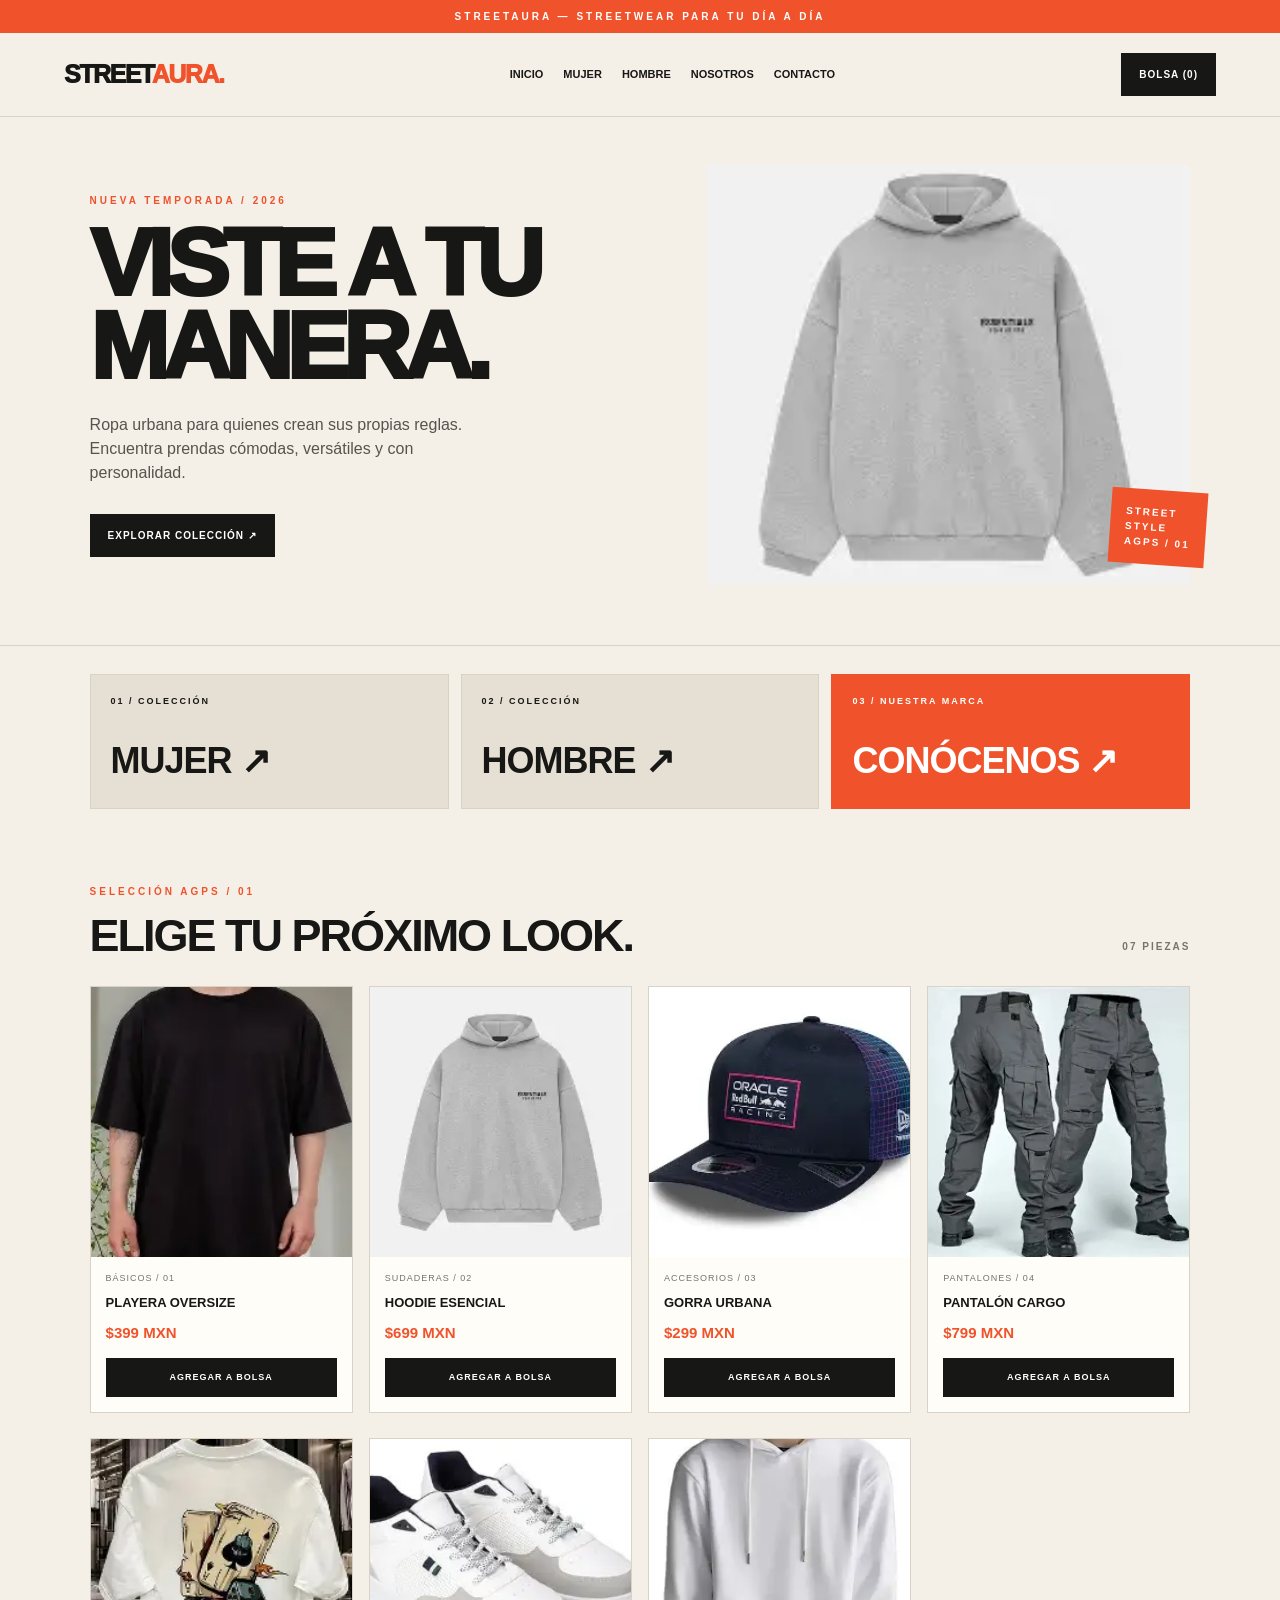
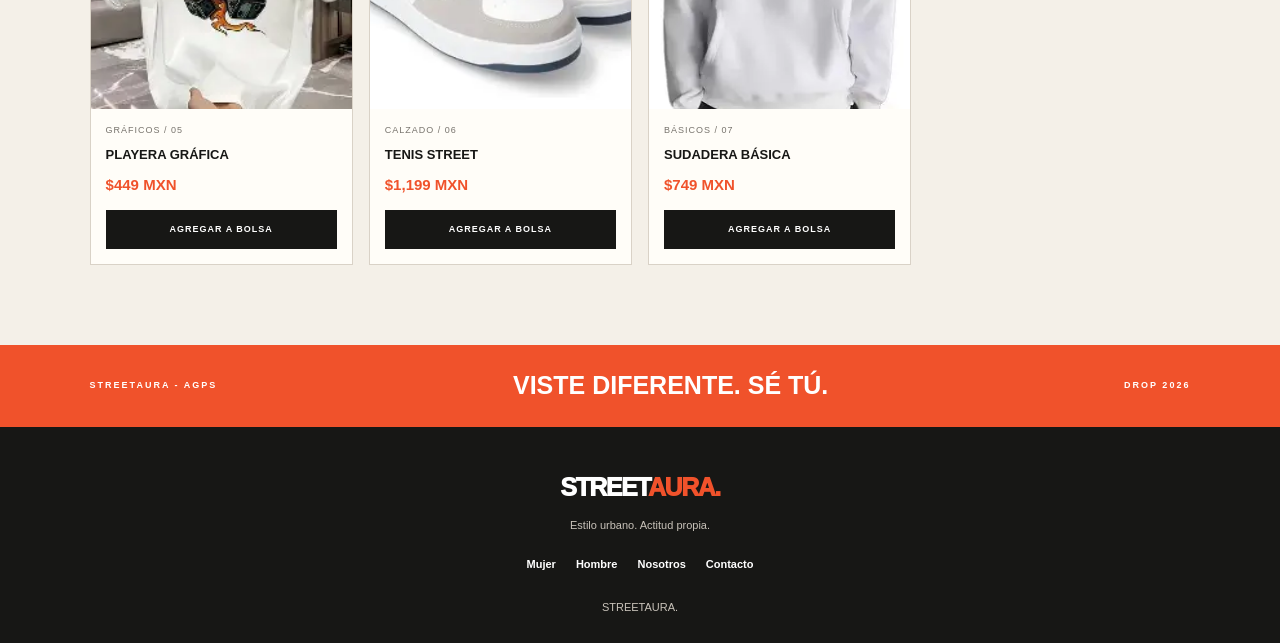
<file: index.html>
<!DOCTYPE html>
<html lang="es">
<head>
    <meta charset="UTF-8">
    <meta name="viewport" content="width=device-width, initial-scale=1.0">
    <title>STREETAURA | Inicio</title>
    <link rel="stylesheet" href="css/style.css">
</head>
<body>
    <div class="agps-cinta">STREETAURA — STREETWEAR PARA TU DÍA A DÍA</div>

    <div class="agps-encabezado">
        <a class="agps-logo" href="index.html">STREET<span>AURA.</span></a>
        <div class="agps-menu">
            <a class="agps-nav-enlace" href="index.html">Inicio</a>
            <a class="agps-nav-enlace" href="mujer.html">Mujer</a>
            <a class="agps-nav-enlace" href="hombre.html">Hombre</a>
            <a class="agps-nav-enlace" href="nosotros.html">Nosotros</a>
            <a class="agps-nav-enlace" href="contacto.html">Contacto</a>
        </div>
        <button class="agps-boton" id="agps-abrir">Bolsa (<span id="agps-conteo">0</span>)</button>
    </div>

    <div class="agps-portada">
        <div class="agps-portada-texto">
            <p class="agps-etiqueta">NUEVA TEMPORADA / 2026</p>
            <h1>VISTE A TU MANERA.</h1>
            <p class="agps-descripcion">Ropa urbana para quienes crean sus propias reglas. Encuentra prendas cómodas, versátiles y con personalidad.</p>
            <a class="agps-boton agps-enlace" href="#agps-productos">EXPLORAR COLECCIÓN ↗</a>
        </div>
        <div class="agps-portada-foto">
            <img src="img/img2.webp" alt="Colección urbana STREETAURA">
            <span class="agps-sello">STREET<br>STYLE<br>AGPS / 01</span>
        </div>
    </div>

    <div class="agps-categorias">
        <a class="agps-categoria-card" href="mujer.html">
            <span>01 / COLECCIÓN</span>
            <strong>MUJER ↗</strong>
        </a>
        <a class="agps-categoria-card" href="hombre.html">
            <span>02 / COLECCIÓN</span>
            <strong>HOMBRE ↗</strong>
        </a>
        <a class="agps-categoria-card agps-categoria-naranja" href="nosotros.html">
            <span>03 / NUESTRA MARCA</span>
            <strong>CONÓCENOS ↗</strong>
        </a>
    </div>

    <div class="agps-contenedor" id="agps-productos">
        <div class="agps-seccion-cabecera">
            <div>
                <p class="agps-etiqueta">SELECCIÓN AGPS / 01</p>
                <h2>ELIGE TU PRÓXIMO LOOK.</h2>
            </div>
            <span class="agps-contador">07 PIEZAS</span>
        </div>

        <div class="agps-cuadricula">
            <div class="agps-tarjeta">
                <img class="agps-imagen" src="img/img1.webp" alt="Playera oversize">
                <div class="agps-tarjeta-info">
                    <p class="agps-categoria">BÁSICOS / 01</p>
                    <h3>Playera Oversize</h3>
                    <p class="agps-precio">$399 MXN</p>
                    <button class="agps-boton agps-agregar" data-nombre="Playera Oversize" data-precio="399">Agregar a bolsa</button>
                </div>
            </div>
            <div class="agps-tarjeta">
                <img class="agps-imagen" src="img/img2.webp" alt="Sudadera urbana">
                <div class="agps-tarjeta-info">
                    <p class="agps-categoria">SUDADERAS / 02</p>
                    <h3>Hoodie Esencial</h3>
                    <p class="agps-precio">$699 MXN</p>
                    <button class="agps-boton agps-agregar" data-nombre="Hoodie Esencial" data-precio="699">Agregar a bolsa</button>
                </div>
            </div>
            <div class="agps-tarjeta">
                <img class="agps-imagen" src="img/img3.webp" alt="Gorra urbana">
                <div class="agps-tarjeta-info">
                    <p class="agps-categoria">ACCESORIOS / 03</p>
                    <h3>Gorra Urbana</h3>
                    <p class="agps-precio">$299 MXN</p>
                    <button class="agps-boton agps-agregar" data-nombre="Gorra Urbana" data-precio="299">Agregar a bolsa</button>
                </div>
            </div>
            <div class="agps-tarjeta">
                <img class="agps-imagen" src="img/img4.webp" alt="Pantalón cargo">
                <div class="agps-tarjeta-info">
                    <p class="agps-categoria">PANTALONES / 04</p>
                    <h3>Pantalón Cargo</h3>
                    <p class="agps-precio">$799 MXN</p>
                    <button class="agps-boton agps-agregar" data-nombre="Pantalón Cargo" data-precio="799">Agregar a bolsa</button>
                </div>
            </div>
            <div class="agps-tarjeta">
                <img class="agps-imagen" src="img/img5.webp" alt="Playera gráfica">
                <div class="agps-tarjeta-info">
                    <p class="agps-categoria">GRÁFICOS / 05</p>
                    <h3>Playera Gráfica</h3>
                    <p class="agps-precio">$449 MXN</p>
                    <button class="agps-boton agps-agregar" data-nombre="Playera Gráfica" data-precio="449">Agregar a bolsa</button>
                </div>
            </div>
            <div class="agps-tarjeta">
                <img class="agps-imagen" src="img/img6.webp" alt="Tenis urbanos">
                <div class="agps-tarjeta-info">
                    <p class="agps-categoria">CALZADO / 06</p>
                    <h3>Tenis Street</h3>
                    <p class="agps-precio">$1,199 MXN</p>
                    <button class="agps-boton agps-agregar" data-nombre="Tenis Street" data-precio="1199">Agregar a bolsa</button>
                </div>
            </div>
            <div class="agps-tarjeta">
                <img class="agps-imagen" src="img/img7.webp" alt="Sudadera básica">
                <div class="agps-tarjeta-info">
                    <p class="agps-categoria">BÁSICOS / 07</p>
                    <h3>Sudadera Básica</h3>
                    <p class="agps-precio">$749 MXN</p>
                    <button class="agps-boton agps-agregar" data-nombre="Sudadera Básica" data-precio="749">Agregar a bolsa</button>
                </div>
            </div>
        </div>
    </div>

    <div class="agps-franja">
        <span>STREETAURA - AGPS</span>
        <strong>VISTE DIFERENTE. SÉ TÚ.</strong>
        <span>DROP 2026</span>
    </div>

    <div class="agps-pie">
        <a class="agps-logo" href="index.html">STREET<span>AURA.</span></a>
        <p>Estilo urbano. Actitud propia.</p>
        <div class="agps-pie-links">
            <a href="mujer.html">Mujer</a>
            <a href="hombre.html">Hombre</a>
            <a href="nosotros.html">Nosotros</a>
            <a href="contacto.html">Contacto</a>
        </div>
        <small> STREETAURA.</small>
    </div>

    <div class="agps-overlay" id="agps-overlay">
        <div class="agps-panel">
            <div class="agps-panel-top">
                <h2>Tu bolsa</h2>
                <button id="agps-cerrar" class="agps-cerrar">×</button>
            </div>
            <div id="agps-items">Tu bolsa está vacía.</div>
            <h3 class="agps-total">TOTAL: $<span id="agps-total">0.00</span> MXN</h3>
            <p class="agps-nota">Carrito de demostración. No procesa pagos.</p>
        </div>
    </div>

    <div class="agps-aviso" id="agps-aviso"></div>
    <script src="js/fintion.js"></script>
</body>
</html>
</file>
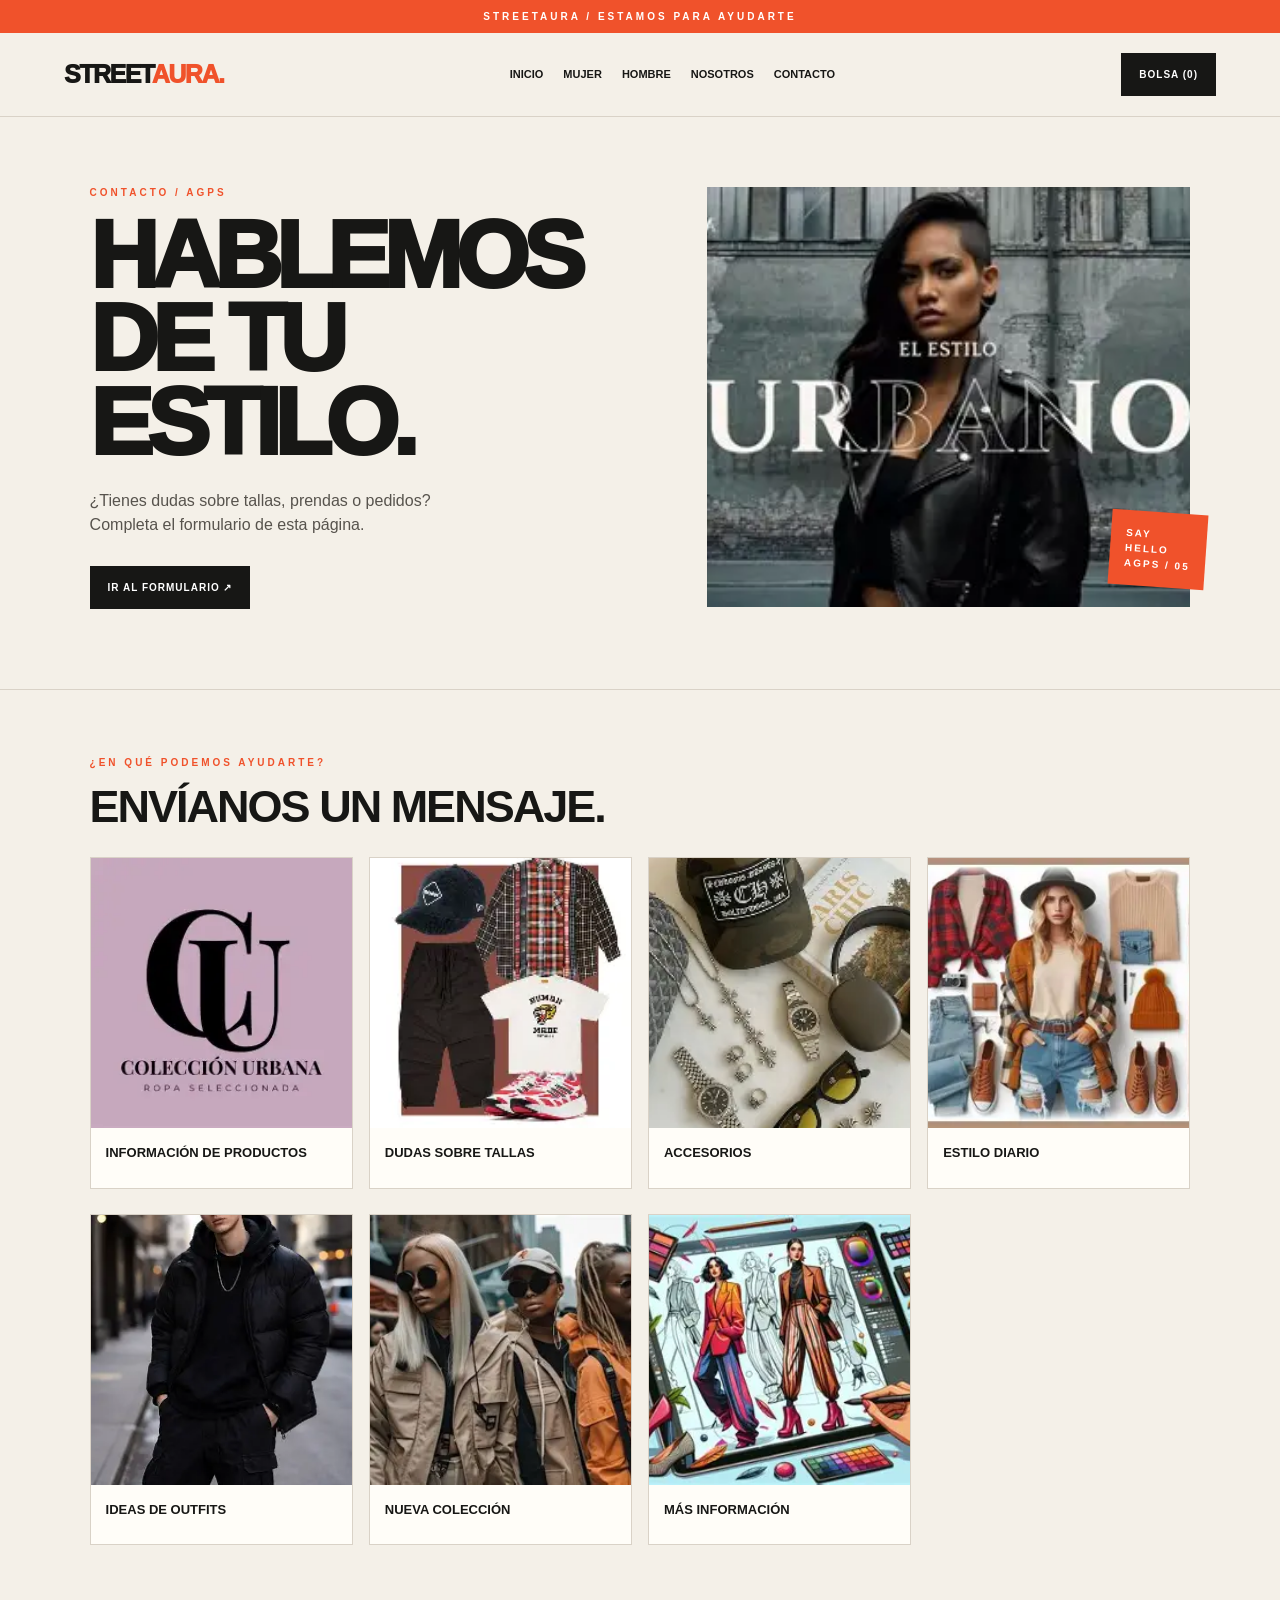
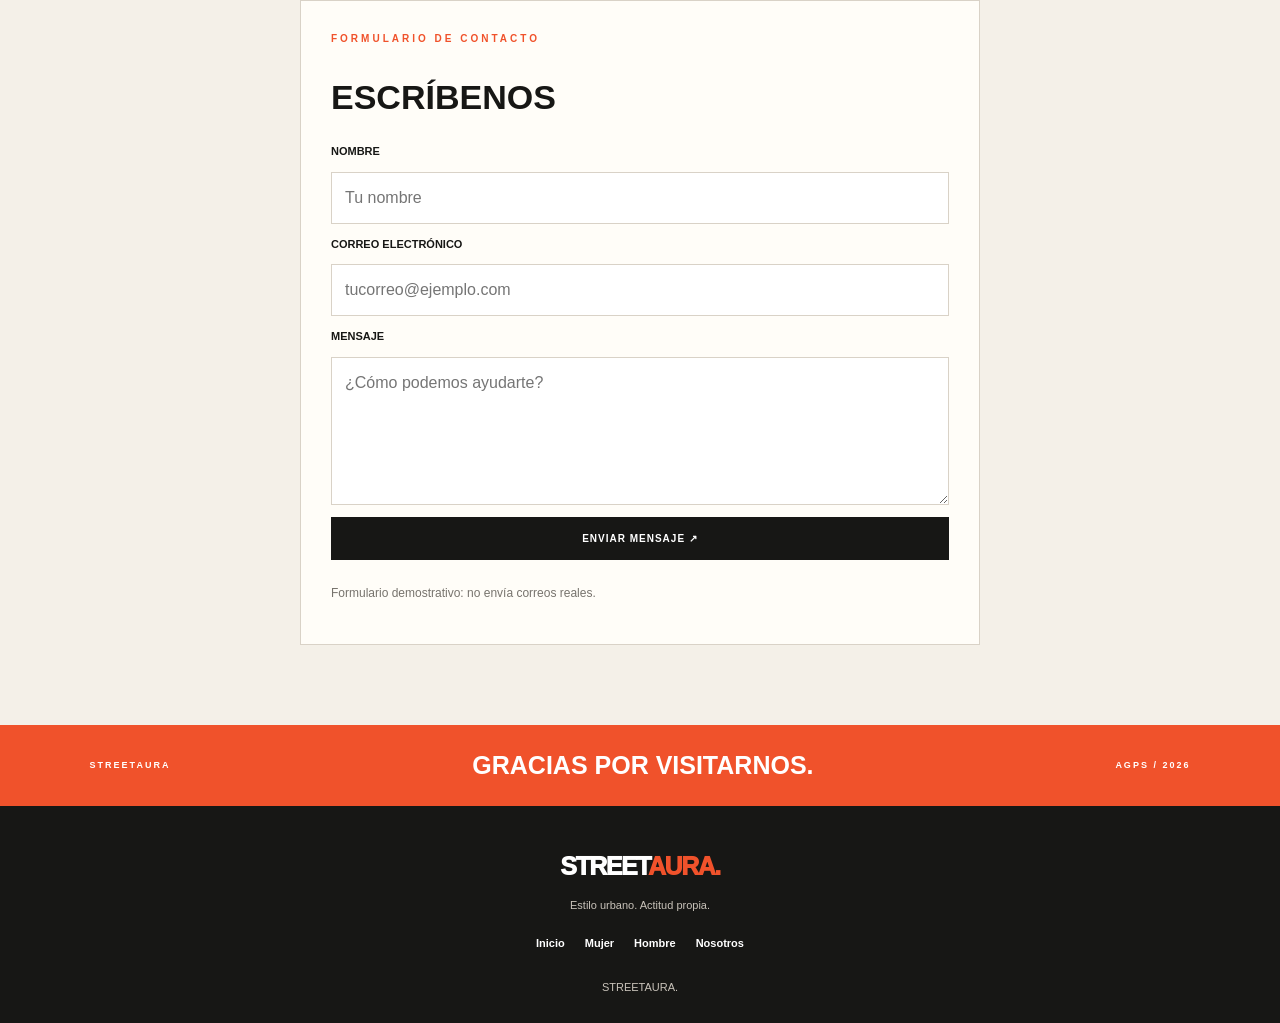
<file: contacto.html>
<!DOCTYPE html>
<html lang="es">
<head>
    <meta charset="UTF-8">
    <meta name="viewport" content="width=device-width, initial-scale=1.0">
    <title>STREETAURA | Contacto</title>
    <link rel="stylesheet" href="css/style.css">
</head>
<body>
    <div class="agps-cinta">STREETAURA / ESTAMOS PARA AYUDARTE</div>
    <div class="agps-encabezado">
        <a class="agps-logo" href="index.html">STREET<span>AURA.</span></a>
        <div class="agps-menu">
            <a class="agps-nav-enlace" href="index.html">Inicio</a><a class="agps-nav-enlace" href="mujer.html">Mujer</a><a class="agps-nav-enlace" href="hombre.html">Hombre</a><a class="agps-nav-enlace" href="nosotros.html">Nosotros</a><a class="agps-nav-enlace" href="contacto.html">Contacto</a>
        </div>
        <button class="agps-boton" id="agps-abrir">Bolsa (<span id="agps-conteo">0</span>)</button>
    </div>

    <div class="agps-portada">
        <div class="agps-portada-texto">
            <p class="agps-etiqueta">CONTACTO / AGPS</p>
            <h1>HABLEMOS DE TU ESTILO.</h1>
            <p class="agps-descripcion">¿Tienes dudas sobre tallas, prendas o pedidos? Completa el formulario de esta página.</p>
            <a class="agps-boton agps-enlace" href="#agps-formulario">IR AL FORMULARIO ↗</a>
        </div>
        <div class="agps-portada-foto"><img src="img/img30.webp" alt="Estilo urbano"><span class="agps-sello">SAY<br>HELLO<br>AGPS / 05</span></div>
    </div>

    <div class="agps-contenedor">
        <div class="agps-seccion-cabecera"><div><p class="agps-etiqueta">¿EN QUÉ PODEMOS AYUDARTE?</p><h2>ENVÍANOS UN MENSAJE.</h2></div></div>
        <div class="agps-cuadricula">
            <div class="agps-tarjeta"><img class="agps-imagen" src="img/img31.webp" alt="Colección urbana"><div class="agps-tarjeta-info"><h3>Información de productos</h3></div></div>
            <div class="agps-tarjeta"><img class="agps-imagen" src="img/img32.webp" alt="Prendas streetwear"><div class="agps-tarjeta-info"><h3>Dudas sobre tallas</h3></div></div>
            <div class="agps-tarjeta"><img class="agps-imagen" src="img/img33.webp" alt="Accesorios urbanos"><div class="agps-tarjeta-info"><h3>Accesorios</h3></div></div>
            <div class="agps-tarjeta"><img class="agps-imagen" src="img/img34.webp" alt="Ropa casual"><div class="agps-tarjeta-info"><h3>Estilo diario</h3></div></div>
            <div class="agps-tarjeta"><img class="agps-imagen" src="img/img35.webp" alt="Outfit urbano"><div class="agps-tarjeta-info"><h3>Ideas de outfits</h3></div></div>
            <div class="agps-tarjeta"><img class="agps-imagen" src="img/img36.webp" alt="Moda street"><div class="agps-tarjeta-info"><h3>Nueva colección</h3></div></div>
            <div class="agps-tarjeta"><img class="agps-imagen" src="img/img37.webp" alt="Detalles de ropa"><div class="agps-tarjeta-info"><h3>Más información</h3></div></div>
        </div>

        <div class="agps-form-wrap" id="agps-formulario">
            <form id="agps-form-contacto" class="agps-form">
                <p class="agps-etiqueta">FORMULARIO DE CONTACTO</p>
                <h2>Escríbenos</h2>
                <label for="agps-nombre">Nombre</label>
                <input id="agps-nombre" type="text" required placeholder="Tu nombre">
                <label for="agps-correo">Correo electrónico</label>
                <input id="agps-correo" type="email" required placeholder="tucorreo@ejemplo.com">
                <label for="agps-mensaje">Mensaje</label>
                <textarea id="agps-mensaje" rows="5" required placeholder="¿Cómo podemos ayudarte?"></textarea>
                <button class="agps-boton" type="submit">ENVIAR MENSAJE ↗</button>
                <p id="agps-respuesta">Formulario demostrativo: no envía correos reales.</p>
            </form>
        </div>
    </div>

    <div class="agps-franja"><span>STREETAURA</span><strong>GRACIAS POR VISITARNOS.</strong><span>AGPS / 2026</span></div>
    <div class="agps-pie"><a class="agps-logo" href="index.html">STREET<span>AURA.</span></a><p>Estilo urbano. Actitud propia.</p><div class="agps-pie-links"><a href="index.html">Inicio</a><a href="mujer.html">Mujer</a><a href="hombre.html">Hombre</a><a href="nosotros.html">Nosotros</a></div><small>STREETAURA.</small></div>

    <div class="agps-overlay" id="agps-overlay"><div class="agps-panel"><div class="agps-panel-top"><h2>Tu bolsa</h2><button id="agps-cerrar" class="agps-cerrar">×</button></div><div id="agps-items">Tu bolsa está vacía.</div><h3 class="agps-total">TOTAL: $<span id="agps-total">0.00</span> MXN</h3><p class="agps-nota">Carrito demostrativo; no procesa pagos.</p></div></div>
    <div class="agps-aviso" id="agps-aviso"></div>
    <script src="js/fintion.js"></script>
</body>
</html>
</file>
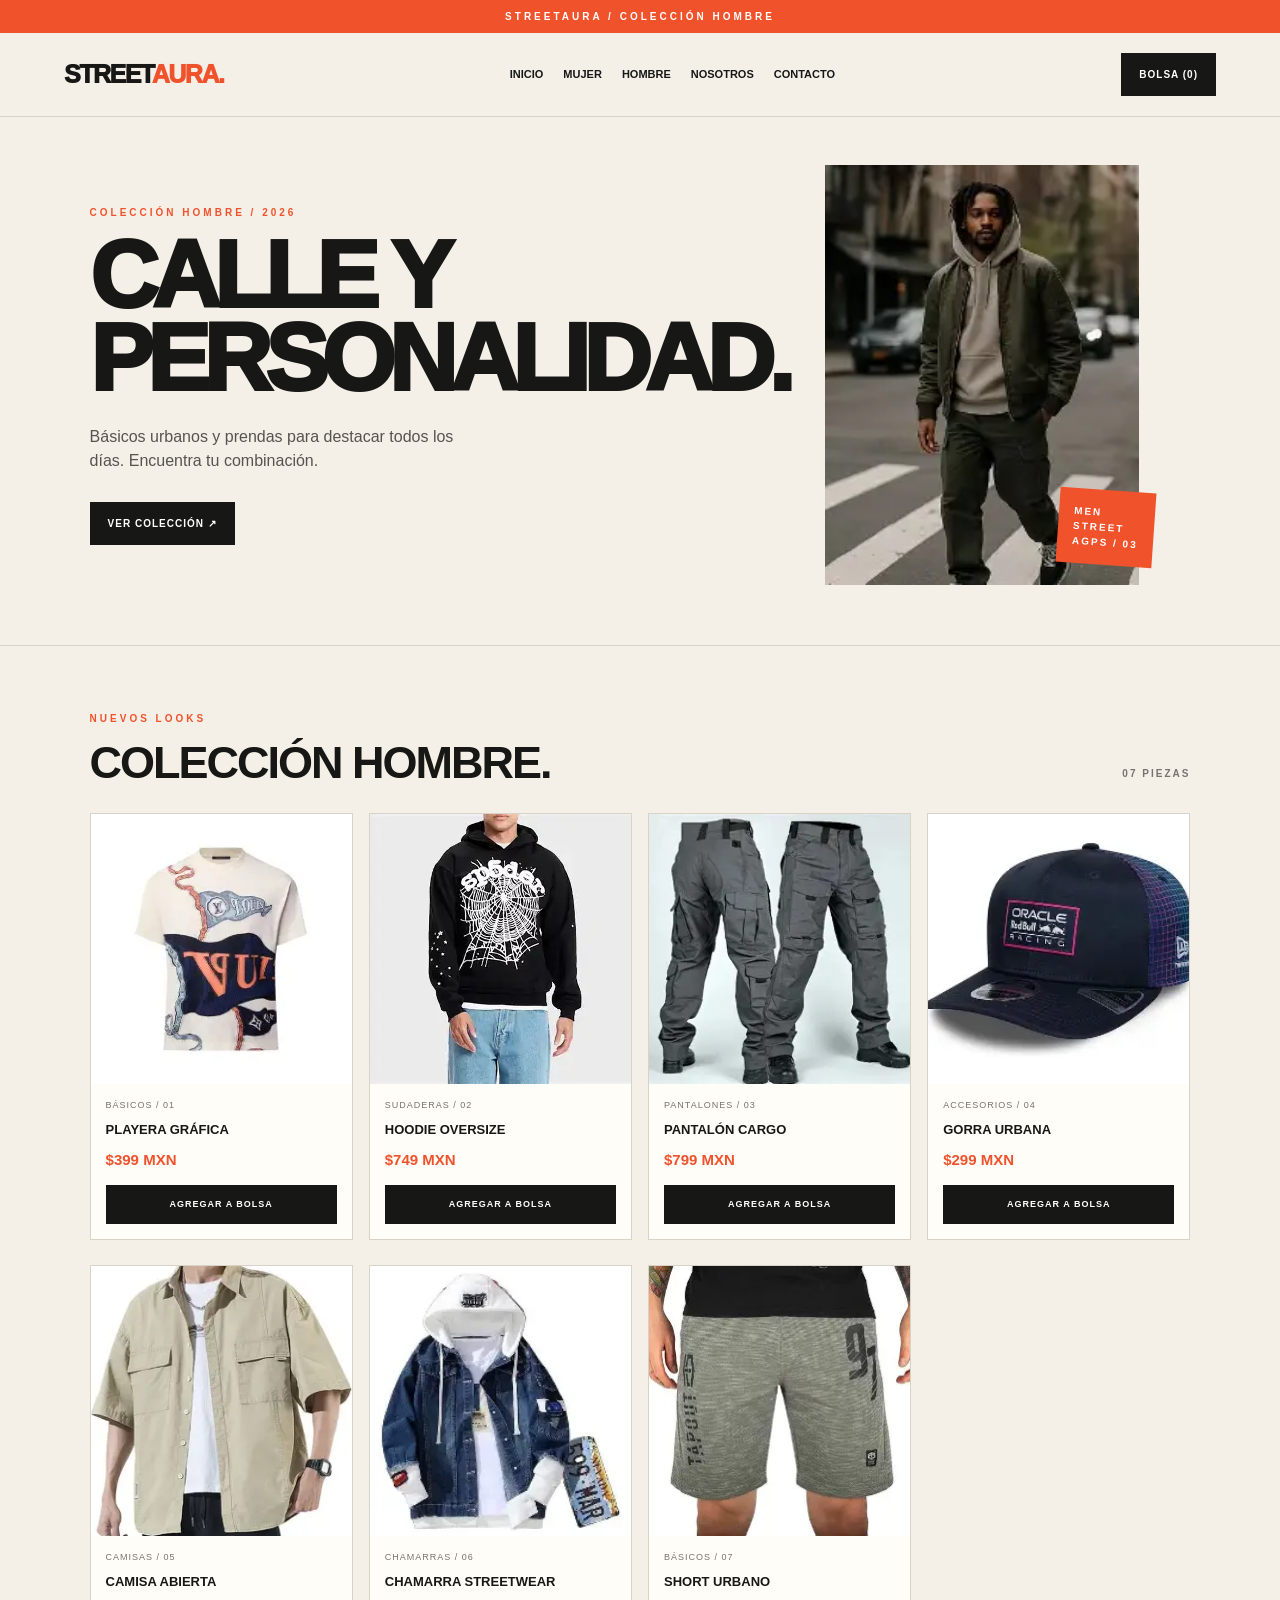
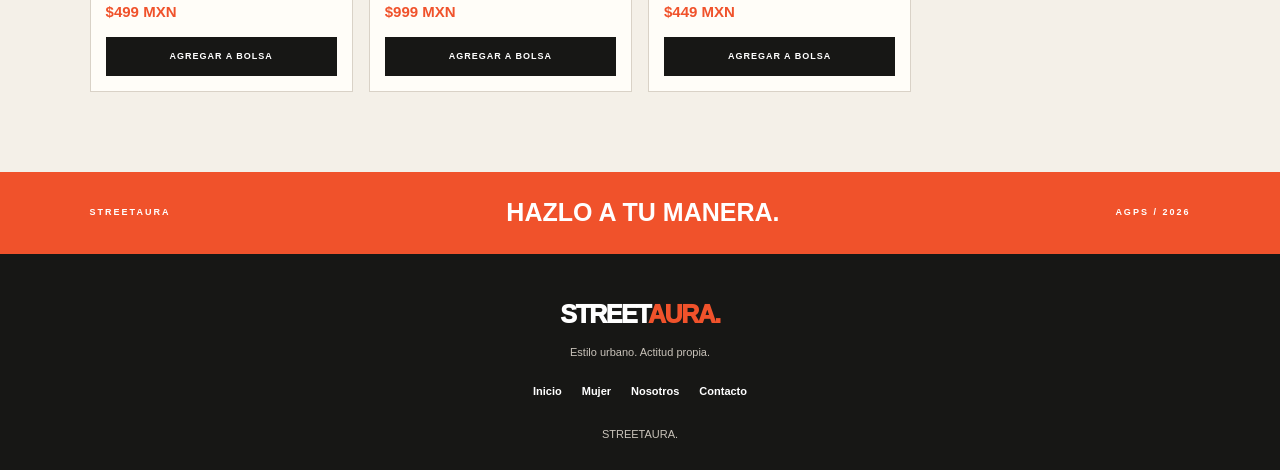
<file: hombre.html>
<!DOCTYPE html>
<html lang="es">
<head>
    <meta charset="UTF-8">
    <meta name="viewport" content="width=device-width, initial-scale=1.0">
    <title>STREETAURA | Hombre</title>
    <link rel="stylesheet" href="css/style.css">
</head>
<body>
    <div class="agps-cinta">STREETAURA / COLECCIÓN HOMBRE</div>
    <div class="agps-encabezado">
        <a class="agps-logo" href="index.html">STREET<span>AURA.</span></a>
        <div class="agps-menu">
            <a class="agps-nav-enlace" href="index.html">Inicio</a>
            <a class="agps-nav-enlace" href="mujer.html">Mujer</a>
            <a class="agps-nav-enlace" href="hombre.html">Hombre</a>
            <a class="agps-nav-enlace" href="nosotros.html">Nosotros</a>
            <a class="agps-nav-enlace" href="contacto.html">Contacto</a>
        </div>
        <button class="agps-boton" id="agps-abrir">Bolsa (<span id="agps-conteo">0</span>)</button>
    </div>

    <div class="agps-portada">
        <div class="agps-portada-texto">
            <p class="agps-etiqueta">COLECCIÓN HOMBRE / 2026</p>
            <h1>CALLE Y PERSONALIDAD.</h1>
            <p class="agps-descripcion">Básicos urbanos y prendas para destacar todos los días. Encuentra tu combinación.</p>
            <a class="agps-boton agps-enlace" href="#agps-productos">VER COLECCIÓN ↗</a>
        </div>
        <div class="agps-portada-foto">
            <img src="img/img16.webp" alt="Moda urbana para hombre">
            <span class="agps-sello">MEN<br>STREET<br>AGPS / 03</span>
        </div>
    </div>

    <div class="agps-contenedor" id="agps-productos">
        <div class="agps-seccion-cabecera"><div><p class="agps-etiqueta">NUEVOS LOOKS</p><h2>COLECCIÓN HOMBRE.</h2></div><span class="agps-contador">07 PIEZAS</span></div>
        <div class="agps-cuadricula">
            <div class="agps-tarjeta"><img class="agps-imagen" src="img/img17.webp" alt="Playera gráfica"><div class="agps-tarjeta-info"><p class="agps-categoria">BÁSICOS / 01</p><h3>Playera Gráfica</h3><p class="agps-precio">$399 MXN</p><button class="agps-boton agps-agregar" data-nombre="Hombre - Playera Gráfica" data-precio="399">Agregar a bolsa</button></div></div>
            <div class="agps-tarjeta"><img class="agps-imagen" src="img/img18.webp" alt="Hoodie oversize"><div class="agps-tarjeta-info"><p class="agps-categoria">SUDADERAS / 02</p><h3>Hoodie Oversize</h3><p class="agps-precio">$749 MXN</p><button class="agps-boton agps-agregar" data-nombre="Hombre - Hoodie Oversize" data-precio="749">Agregar a bolsa</button></div></div>
            <div class="agps-tarjeta"><img class="agps-imagen" src="img/img4.webp" alt="Pantalón cargo"><div class="agps-tarjeta-info"><p class="agps-categoria">PANTALONES / 03</p><h3>Pantalón Cargo</h3><p class="agps-precio">$799 MXN</p><button class="agps-boton agps-agregar" data-nombre="Hombre - Pantalón Cargo" data-precio="799">Agregar a bolsa</button></div></div>
            <div class="agps-tarjeta"><img class="agps-imagen" src="img/img3.webp" alt="Gorra urbana"><div class="agps-tarjeta-info"><p class="agps-categoria">ACCESORIOS / 04</p><h3>Gorra Urbana</h3><p class="agps-precio">$299 MXN</p><button class="agps-boton agps-agregar" data-nombre="Hombre - Gorra Urbana" data-precio="299">Agregar a bolsa</button></div></div>
            <div class="agps-tarjeta"><img class="agps-imagen" src="img/img19.webp" alt="Camisa abierta"><div class="agps-tarjeta-info"><p class="agps-categoria">CAMISAS / 05</p><h3>Camisa Abierta</h3><p class="agps-precio">$499 MXN</p><button class="agps-boton agps-agregar" data-nombre="Hombre - Camisa Abierta" data-precio="499">Agregar a bolsa</button></div></div>
            <div class="agps-tarjeta"><img class="agps-imagen" src="img/img20.webp" alt="Chamarra streetwear"><div class="agps-tarjeta-info"><p class="agps-categoria">CHAMARRAS / 06</p><h3>Chamarra Streetwear</h3><p class="agps-precio">$999 MXN</p><button class="agps-boton agps-agregar" data-nombre="Hombre - Chamarra Streetwear" data-precio="999">Agregar a bolsa</button></div></div>
            <div class="agps-tarjeta"><img class="agps-imagen" src="img/img21.webp" alt="Short urbano"><div class="agps-tarjeta-info"><p class="agps-categoria">BÁSICOS / 07</p><h3>Short Urbano</h3><p class="agps-precio">$449 MXN</p><button class="agps-boton agps-agregar" data-nombre="Hombre - Short Urbano" data-precio="449">Agregar a bolsa</button></div></div>
        </div>
    </div>

    <div class="agps-franja"><span>STREETAURA</span><strong>HAZLO A TU MANERA.</strong><span>AGPS / 2026</span></div>
    <div class="agps-pie"><a class="agps-logo" href="index.html">STREET<span>AURA.</span></a><p>Estilo urbano. Actitud propia.</p><div class="agps-pie-links"><a href="index.html">Inicio</a><a href="mujer.html">Mujer</a><a href="nosotros.html">Nosotros</a><a href="contacto.html">Contacto</a></div><small> STREETAURA.</small></div>

    <div class="agps-overlay" id="agps-overlay"><div class="agps-panel"><div class="agps-panel-top"><h2>Tu bolsa</h2><button id="agps-cerrar" class="agps-cerrar">×</button></div><div id="agps-items">Tu bolsa está vacía.</div><h3 class="agps-total">TOTAL: $<span id="agps-total">0.00</span> MXN</h3><p class="agps-nota">Carrito demostrativo; no procesa pagos.</p></div></div>
    <div class="agps-aviso" id="agps-aviso"></div>
    <script src="js/fintion.js"></script>
</body> 
</html>
</file>
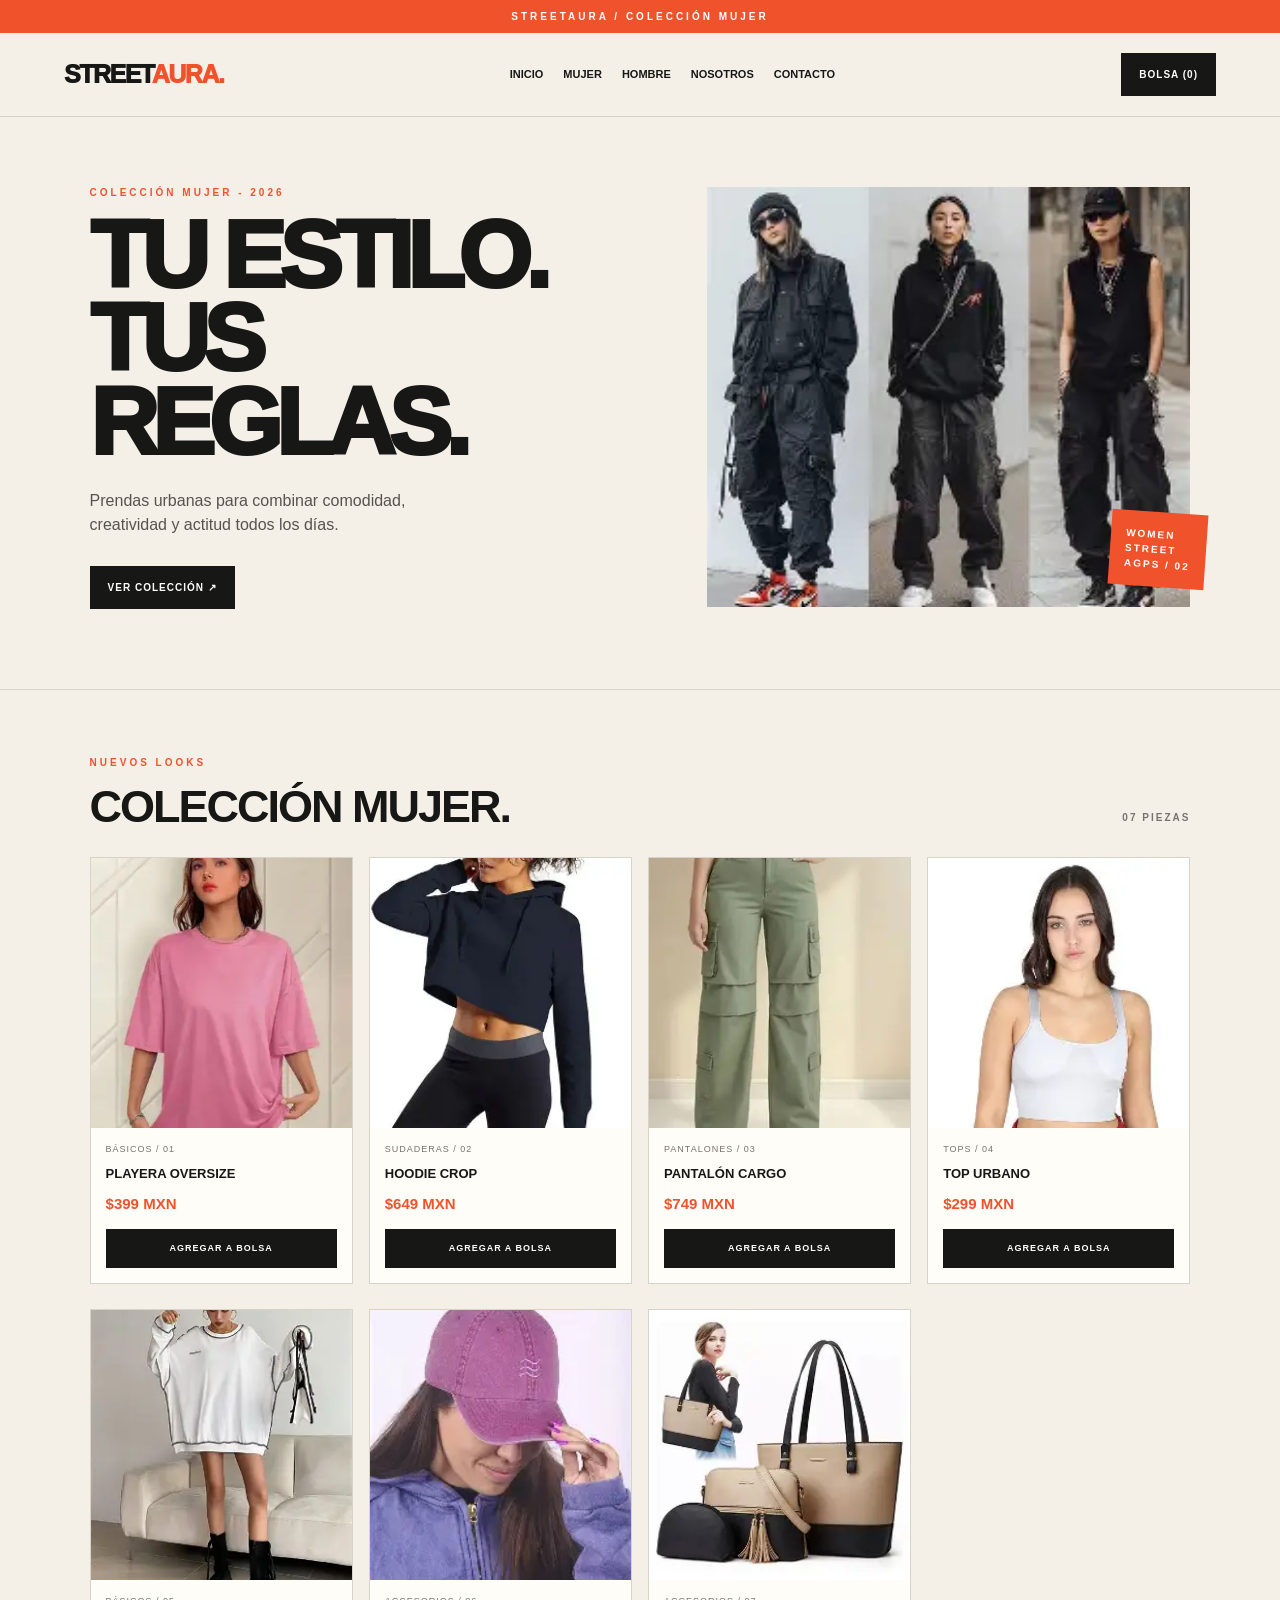
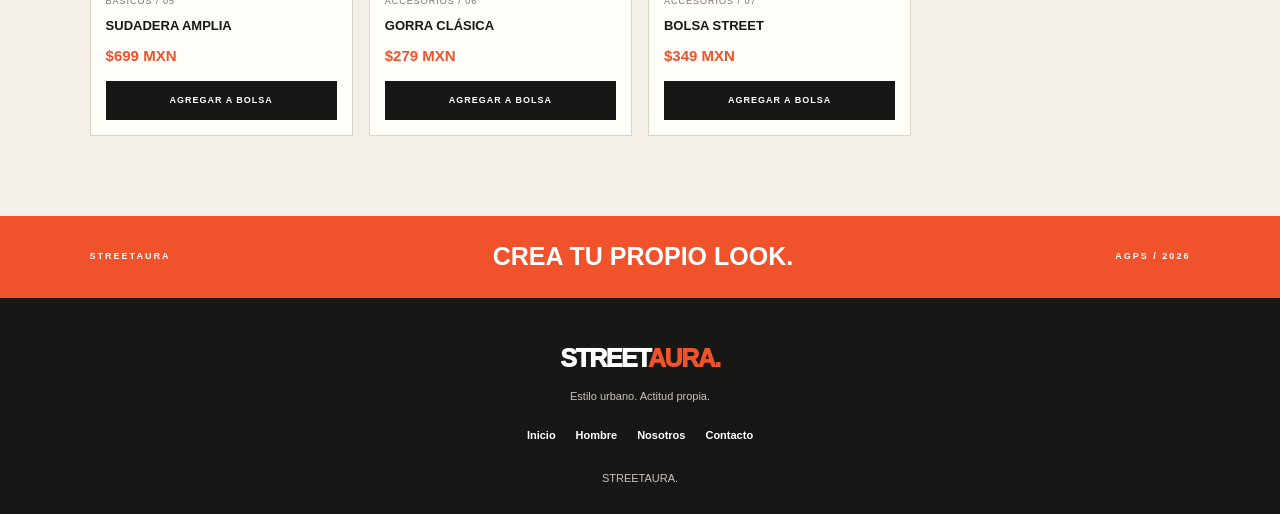
<file: mujer.html>
<!DOCTYPE html>
<html lang="es">
<head>
    <meta charset="UTF-8">
    <meta name="viewport" content="width=device-width, initial-scale=1.0">
    <title>STREETAURA | Mujer</title>
    <link rel="stylesheet" href="css/style.css">
</head>
<body>
    <div class="agps-cinta">STREETAURA / COLECCIÓN MUJER</div>
    <div class="agps-encabezado">
        <a class="agps-logo" href="index.html">STREET<span>AURA.</span></a>
        <div class="agps-menu">
            <a class="agps-nav-enlace" href="index.html">Inicio</a>
            <a class="agps-nav-enlace" href="mujer.html">Mujer</a>
            <a class="agps-nav-enlace" href="hombre.html">Hombre</a>
            <a class="agps-nav-enlace" href="nosotros.html">Nosotros</a>
            <a class="agps-nav-enlace" href="contacto.html">Contacto</a>
        </div>
        <button class="agps-boton" id="agps-abrir">Bolsa (<span id="agps-conteo">0</span>)</button>
    </div>

    <div class="agps-portada">
        <div class="agps-portada-texto">
            <p class="agps-etiqueta">COLECCIÓN MUJER - 2026</p>
            <h1>TU ESTILO. TUS REGLAS.</h1>
            <p class="agps-descripcion">Prendas urbanas para combinar comodidad, creatividad y actitud todos los días.</p>
            <a class="agps-boton agps-enlace" href="#agps-productos">VER COLECCIÓN ↗</a>
        </div>
        <div class="agps-portada-foto">
            <img src="img/img8.webp" alt="Moda urbana para mujer">
            <span class="agps-sello">WOMEN<br>STREET<br>AGPS / 02</span>
        </div>
    </div>

    <div class="agps-contenedor" id="agps-productos">
        <div class="agps-seccion-cabecera">
            <div><p class="agps-etiqueta">NUEVOS LOOKS</p><h2>COLECCIÓN MUJER.</h2></div>
            <span class="agps-contador">07 PIEZAS</span>
        </div>
        <div class="agps-cuadricula">
            <div class="agps-tarjeta"><img class="agps-imagen" src="img/img9.webp" alt="Playera oversize mujer"><div class="agps-tarjeta-info"><p class="agps-categoria">BÁSICOS / 01</p><h3>Playera Oversize</h3><p class="agps-precio">$399 MXN</p><button class="agps-boton agps-agregar" data-nombre="Mujer - Playera Oversize" data-precio="399">Agregar a bolsa</button></div></div>
            <div class="agps-tarjeta"><img class="agps-imagen" src="img/img10.webp" alt="Hoodie crop"><div class="agps-tarjeta-info"><p class="agps-categoria">SUDADERAS / 02</p><h3>Hoodie Crop</h3><p class="agps-precio">$649 MXN</p><button class="agps-boton agps-agregar" data-nombre="Mujer - Hoodie Crop" data-precio="649">Agregar a bolsa</button></div></div>
            <div class="agps-tarjeta"><img class="agps-imagen" src="img/img11.webp" alt="Pantalón cargo mujer"><div class="agps-tarjeta-info"><p class="agps-categoria">PANTALONES / 03</p><h3>Pantalón Cargo</h3><p class="agps-precio">$749 MXN</p><button class="agps-boton agps-agregar" data-nombre="Mujer - Pantalón Cargo" data-precio="749">Agregar a bolsa</button></div></div>
            <div class="agps-tarjeta"><img class="agps-imagen" src="img/img12.webp" alt="Top urbano"><div class="agps-tarjeta-info"><p class="agps-categoria">TOPS / 04</p><h3>Top Urbano</h3><p class="agps-precio">$299 MXN</p><button class="agps-boton agps-agregar" data-nombre="Mujer - Top Urbano" data-precio="299">Agregar a bolsa</button></div></div>
            <div class="agps-tarjeta"><img class="agps-imagen" src="img/img13.webp" alt="Sudadera amplia"><div class="agps-tarjeta-info"><p class="agps-categoria">BÁSICOS / 05</p><h3>Sudadera Amplia</h3><p class="agps-precio">$699 MXN</p><button class="agps-boton agps-agregar" data-nombre="Mujer - Sudadera Amplia" data-precio="699">Agregar a bolsa</button></div></div>
            <div class="agps-tarjeta"><img class="agps-imagen" src="img/img14.webp" alt="Gorra clásica"><div class="agps-tarjeta-info"><p class="agps-categoria">ACCESORIOS / 06</p><h3>Gorra Clásica</h3><p class="agps-precio">$279 MXN</p><button class="agps-boton agps-agregar" data-nombre="Mujer - Gorra Clásica" data-precio="279">Agregar a bolsa</button></div></div>
            <div class="agps-tarjeta"><img class="agps-imagen" src="img/img15.webp" alt="Bolsa street"><div class="agps-tarjeta-info"><p class="agps-categoria">ACCESORIOS / 07</p><h3>Bolsa Street</h3><p class="agps-precio">$349 MXN</p><button class="agps-boton agps-agregar" data-nombre="Mujer - Bolsa Street" data-precio="349">Agregar a bolsa</button></div></div>
        </div>
    </div>

    <div class="agps-franja"><span>STREETAURA</span><strong>CREA TU PROPIO LOOK.</strong><span>AGPS / 2026</span></div>
    <div class="agps-pie"><a class="agps-logo" href="index.html">STREET<span>AURA.</span></a><p>Estilo urbano. Actitud propia.</p><div class="agps-pie-links"><a href="index.html">Inicio</a><a href="hombre.html">Hombre</a><a href="nosotros.html">Nosotros</a><a href="contacto.html">Contacto</a></div><small>STREETAURA.</small></div>

    <div class="agps-overlay" id="agps-overlay"><div class="agps-panel"><div class="agps-panel-top"><h2>Tu bolsa</h2><button id="agps-cerrar" class="agps-cerrar">×</button></div><div id="agps-items">Tu bolsa está vacía.</div><h3 class="agps-total">TOTAL: $<span id="agps-total">0.00</span> MXN</h3><p class="agps-nota">Carrito demostrativo; no procesa pagos.</p></div></div>
    <div class="agps-aviso" id="agps-aviso"></div>
    <script src="js/fintion.js"></script>
</body>
</html>
</file>
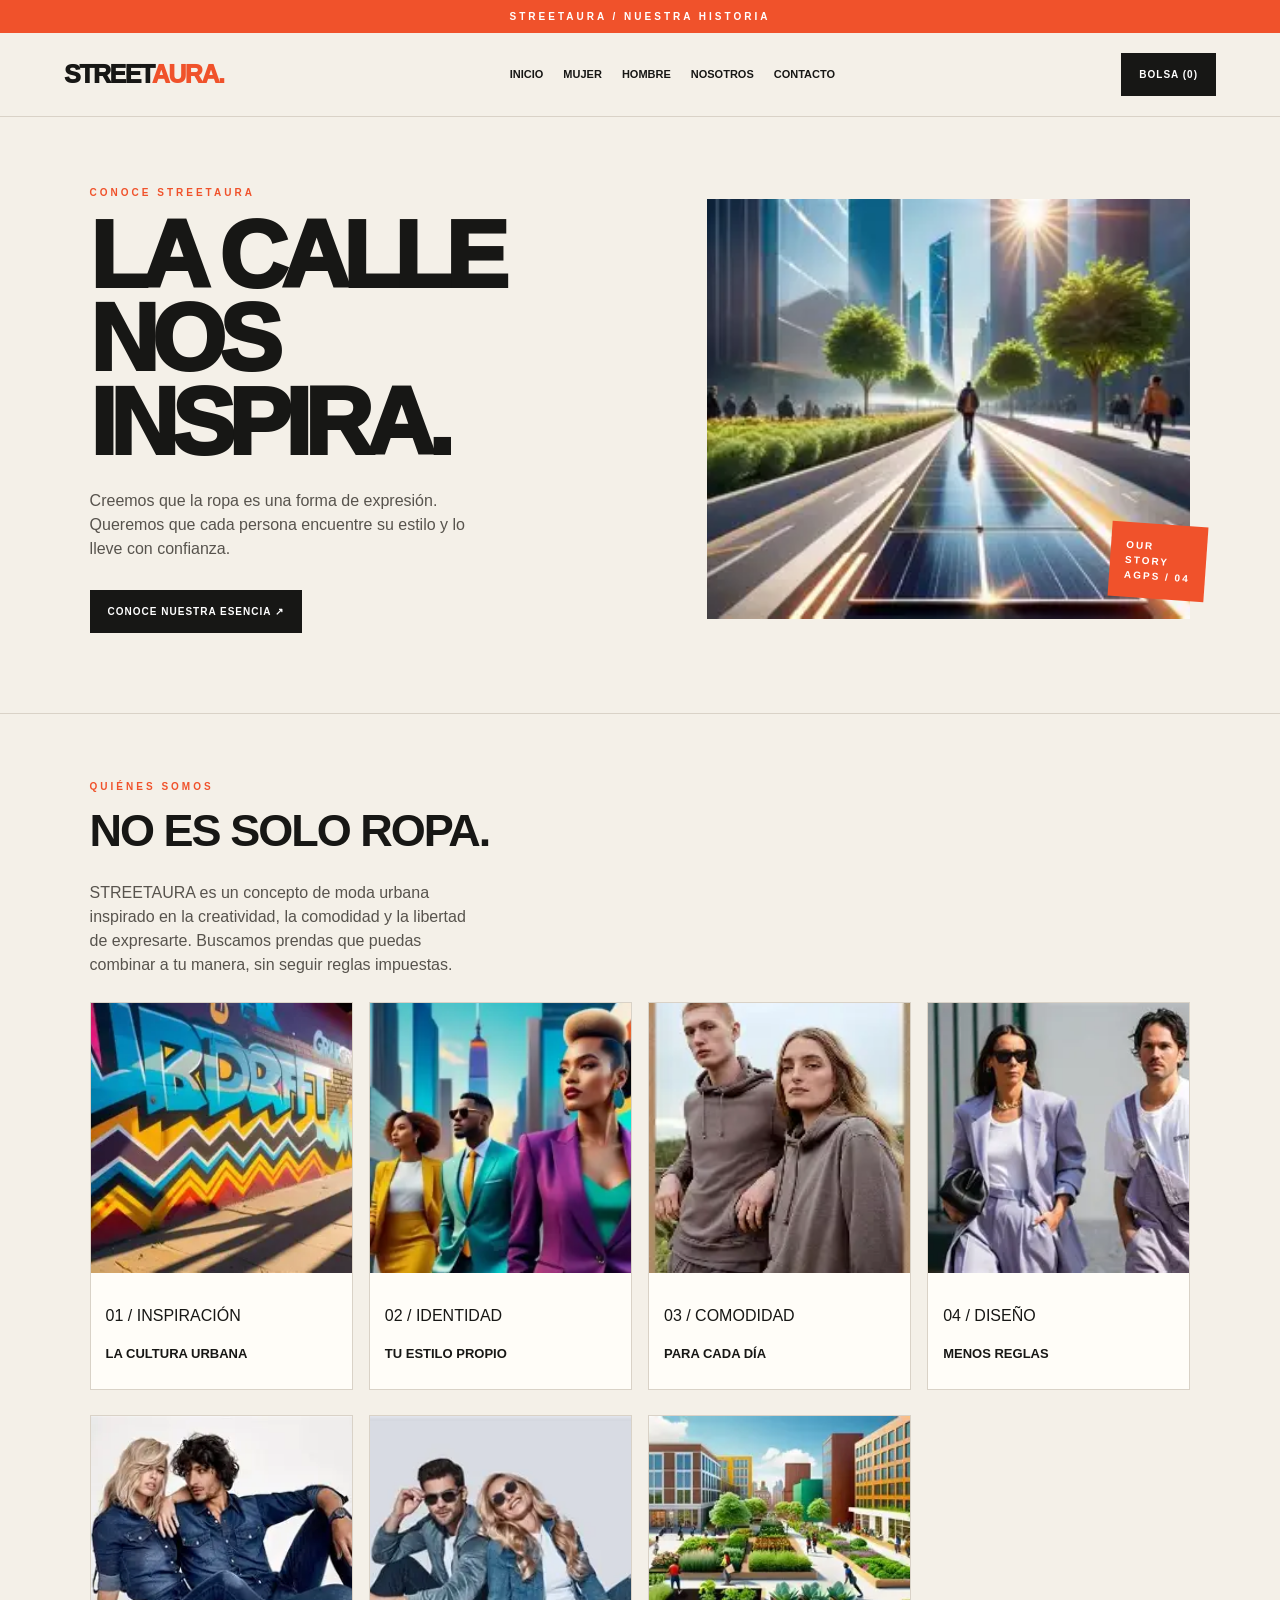
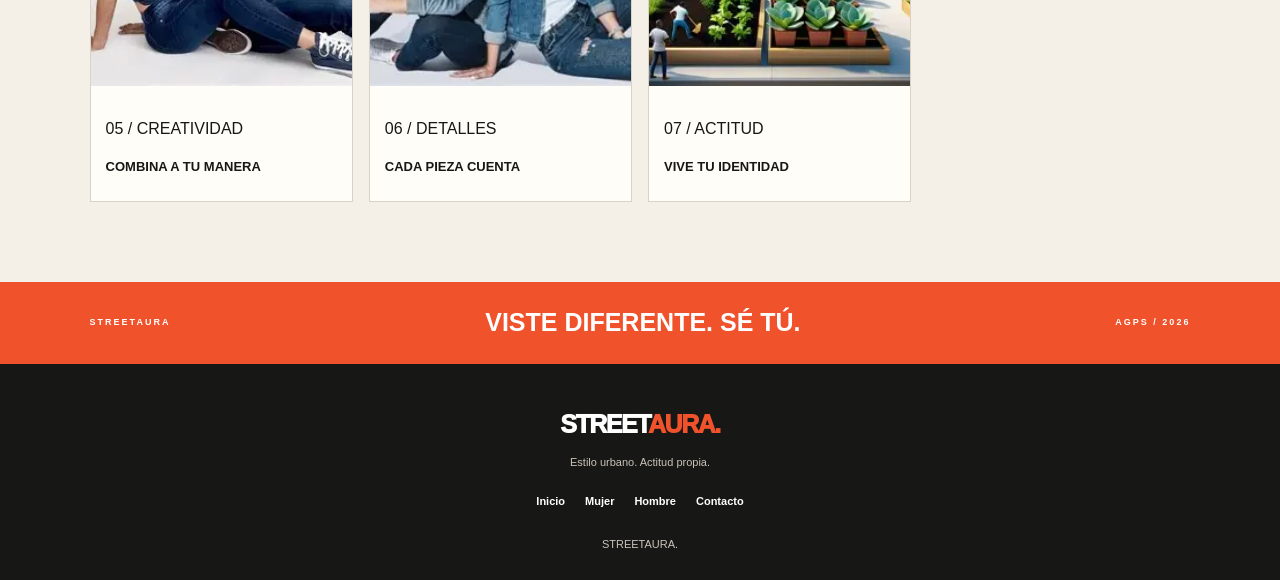
<file: nosotros.html>
<!DOCTYPE html>
<html lang="es">
<head>
    <meta charset="UTF-8">
    <meta name="viewport" content="width=device-width, initial-scale=1.0">
    <title>STREETAURA | Nosotros</title>
    <link rel="stylesheet" href="css/style.css">
</head>
<body>
    <div class="agps-cinta">STREETAURA / NUESTRA HISTORIA</div>
    <div class="agps-encabezado">
        <a class="agps-logo" href="index.html">STREET<span>AURA.</span></a>
        <div class="agps-menu">
            <a class="agps-nav-enlace" href="index.html">Inicio</a><a class="agps-nav-enlace" href="mujer.html">Mujer</a><a class="agps-nav-enlace" href="hombre.html">Hombre</a><a class="agps-nav-enlace" href="nosotros.html">Nosotros</a><a class="agps-nav-enlace" href="contacto.html">Contacto</a>
        </div>
        <button class="agps-boton" id="agps-abrir">Bolsa (<span id="agps-conteo">0</span>)</button>
    </div>

    <div class="agps-portada">
        <div class="agps-portada-texto">
            <p class="agps-etiqueta">CONOCE STREETAURA</p>
            <h1>LA CALLE NOS INSPIRA.</h1>
            <p class="agps-descripcion">Creemos que la ropa es una forma de expresión. Queremos que cada persona encuentre su estilo y lo lleve con confianza.</p>
            <a class="agps-boton agps-enlace" href="#agps-historia">CONOCE NUESTRA ESENCIA ↗</a>
        </div>
        <div class="agps-portada-foto"><img src="img/img22.webp" alt="Inspiración urbana"><span class="agps-sello">OUR<br>STORY<br>AGPS / 04</span></div>
    </div>

    <div class="agps-contenedor" id="agps-historia">
        <div class="agps-seccion-cabecera"><div><p class="agps-etiqueta">QUIÉNES SOMOS</p><h2>NO ES SOLO ROPA.</h2></div></div>
        <p class="agps-descripcion">STREETAURA es un concepto de moda urbana inspirado en la creatividad, la comodidad y la libertad de expresarte. Buscamos prendas que puedas combinar a tu manera, sin seguir reglas impuestas.</p>
        <div class="agps-cuadricula">
            <div class="agps-tarjeta"><img class="agps-imagen" src="img/img23.webp" alt="Inspiración de calle"><div class="agps-tarjeta-info"><p class="agps-numero">01 / INSPIRACIÓN</p><h3>La cultura urbana</h3></div></div>
            <div class="agps-tarjeta"><img class="agps-imagen" src="img/img24.webp" alt="Estilo personal"><div class="agps-tarjeta-info"><p class="agps-numero">02 / IDENTIDAD</p><h3>Tu estilo propio</h3></div></div>
            <div class="agps-tarjeta"><img class="agps-imagen" src="img/img25.webp" alt="Prendas cómodas"><div class="agps-tarjeta-info"><p class="agps-numero">03 / COMODIDAD</p><h3>Para cada día</h3></div></div>
            <div class="agps-tarjeta"><img class="agps-imagen" src="img/img26.webp" alt="Moda minimalista"><div class="agps-tarjeta-info"><p class="agps-numero">04 / DISEÑO</p><h3>Menos reglas</h3></div></div>
            <div class="agps-tarjeta"><img class="agps-imagen" src="img/img27.webp" alt="Combinación de ropa"><div class="agps-tarjeta-info"><p class="agps-numero">05 / CREATIVIDAD</p><h3>Combina a tu manera</h3></div></div>
            <div class="agps-tarjeta"><img class="agps-imagen" src="img/img28.webp" alt="Detalles de moda"><div class="agps-tarjeta-info"><p class="agps-numero">06 / DETALLES</p><h3>Cada pieza cuenta</h3></div></div>
            <div class="agps-tarjeta"><img class="agps-imagen" src="img/img29.webp" alt="Comunidad urbana"><div class="agps-tarjeta-info"><p class="agps-numero">07 / ACTITUD</p><h3>Vive tu identidad</h3></div></div>
        </div>
    </div>

    <div class="agps-franja"><span>STREETAURA</span><strong>VISTE DIFERENTE. SÉ TÚ.</strong><span>AGPS / 2026</span></div>
    <div class="agps-pie"><a class="agps-logo" href="index.html">STREET<span>AURA.</span></a><p>Estilo urbano. Actitud propia.</p><div class="agps-pie-links"><a href="index.html">Inicio</a><a href="mujer.html">Mujer</a><a href="hombre.html">Hombre</a><a href="contacto.html">Contacto</a></div><small> STREETAURA.</small></div>

    <div class="agps-overlay" id="agps-overlay"><div class="agps-panel"><div class="agps-panel-top"><h2>Tu bolsa</h2><button id="agps-cerrar" class="agps-cerrar">×</button></div><div id="agps-items">Tu bolsa está vacía.</div><h3 class="agps-total">TOTAL: $<span id="agps-total">0.00</span> MXN</h3><p class="agps-nota">Carrito demostrativo; no procesa pagos.</p></div></div>
    <div class="agps-aviso" id="agps-aviso"></div>
    <script src="js/fintion.js"></script>
</body>
</html>
</file>
<file: css/style.css>
:root {
    --agps-fondo: #f4f0e8;
    --agps-papel: #fffdf8;
    --agps-negro: #171715;
    --agps-naranja: #f0522b;
    --agps-gris: #77736d;
    --agps-borde: #d9d2c7;
}

* {
    box-sizing: border-box;
}

html {
    scroll-behavior: smooth;
}

body {
    margin: 0;
    background: var(--agps-fondo);
    color: var(--agps-negro);
    font-family: Arial, Helvetica, sans-serif;
    line-height: 1.5;
}

a {
    color: inherit;
    text-decoration: none;
}

button, input, textarea {
    font: inherit;
}

.agps-cinta {
    background: var(--agps-naranja);
    color: white;
    text-align: center;
    padding: 9px;
    font-size: 10px;
    font-weight: 800;
    letter-spacing: 3px;
}

.agps-encabezado {
    display: flex;
    align-items: center;
    justify-content: space-between;
    gap: 22px;
    flex-wrap: wrap;
    padding: 20px 5%;
    border-bottom: 1px solid var(--agps-borde);
}

.agps-logo {
    font-size: 25px;
    font-weight: 1000;
    letter-spacing: -1.5px;
}

.agps-logo span {
    color: var(--agps-naranja);
}

.agps-menu {
    display: flex;
    align-items: center;
    gap: 20px;
    flex-wrap: wrap;
}

.agps-nav-enlace {
    font-size: 11px;
    font-weight: 800;
    text-transform: uppercase;
}

.agps-nav-enlace:hover {
    color: var(--agps-naranja);
}

.agps-boton {
    display: inline-flex;
    align-items: center;
    justify-content: center;
    padding: 13px 17px;
    border: 1px solid var(--agps-negro);
    background: var(--agps-negro);
    color: white;
    font-size: 10px;
    font-weight: 800;
    text-transform: uppercase;
    letter-spacing: 1px;
    cursor: pointer;
    transition: 0.2s;
}

.agps-boton:hover {
    background: var(--agps-naranja);
    border-color: var(--agps-naranja);
    transform: translateY(-2px);
}

.agps-portada {
    display: grid;
    grid-template-columns: 1fr 0.86fr;
    gap: 5%;
    align-items: center;
    padding: 48px 7% 60px;
    min-height: 510px;
    border-bottom: 1px solid var(--agps-borde);
}

.agps-portada-texto {
    padding: 20px 0;
}

.agps-etiqueta {
    margin: 0 0 14px;
    color: var(--agps-naranja);
    font-size: 10px;
    font-weight: 900;
    letter-spacing: 3px;
    text-transform: uppercase;
}

.agps-portada h1 {
    max-width: 680px;
    margin: 0;
    font-size: clamp(46px, 7.4vw, 100px);
    font-weight: 1000;
    line-height: 0.88;
    letter-spacing: -0.07em;
}

.agps-descripcion {
    max-width: 390px;
    margin: 25px 0;
    color: #57534d;
    font-size: 16px;
}

.agps-enlace {
    margin-top: 4px;
}

.agps-portada-foto {
    height: 420px;
    position: relative;
    background: #ddd4c6;
}

.agps-portada-foto img {
    width: 100%;
    height: 100%;
    display: block;
    object-fit: cover;
}

.agps-sello {
    position: absolute;
    right: -15px;
    bottom: 20px;
    background: var(--agps-naranja);
    color: white;
    padding: 15px;
    font-size: 10px;
    font-weight: 900;
    letter-spacing: 2px;
    line-height: 1.5;
    transform: rotate(4deg);
}

.agps-categorias {
    display: grid;
    grid-template-columns: repeat(3, 1fr);
    gap: 12px;
    padding: 28px 7% 10px;
}

.agps-categoria-card {
    display: flex;
    min-height: 135px;
    flex-direction: column;
    justify-content: space-between;
    padding: 20px;
    background: #e6dfd3;
    border: 1px solid var(--agps-borde);
    transition: 0.2s;
}

.agps-categoria-card:hover {
    transform: translateY(-3px);
    background: white;
}

.agps-categoria-card span {
    font-size: 9px;
    font-weight: 800;
    letter-spacing: 2px;
}

.agps-categoria-card strong {
    font-size: clamp(22px, 3vw, 36px);
    letter-spacing: -1px;
}

.agps-categoria-naranja {
    background: var(--agps-naranja);
    color: white;
    border-color: var(--agps-naranja);
}

.agps-contenedor {
    width: min(1250px, 86%);
    margin: auto;
    padding: 65px 0 80px;
}

.agps-seccion-cabecera {
    display: flex;
    align-items: end;
    justify-content: space-between;
    gap: 20px;
    margin-bottom: 27px;
}

.agps-seccion-cabecera h2 {
    max-width: 730px;
    margin: 0;
    font-size: clamp(26px, 4vw, 45px);
    line-height: 1.03;
    letter-spacing: -2px;
    text-transform: uppercase;
}

.agps-contador {
    padding-bottom: 5px;
    color: var(--agps-gris);
    font-size: 10px;
    font-weight: 800;
    letter-spacing: 2px;
    white-space: nowrap;
}

.agps-cuadricula {
    display: grid;
    grid-template-columns: repeat(4, minmax(0, 1fr));
    gap: 25px 16px;
}

.agps-tarjeta {
    min-width: 0;
    background: var(--agps-papel);
    border: 1px solid var(--agps-borde);
    overflow: hidden;
}

.agps-imagen {
    display: block;
    width: 100%;
    height: 270px;
    object-fit: cover;
    background: #e5ded2;
    transition: transform 0.35s;
}

.agps-tarjeta:hover .agps-imagen {
    transform: scale(1.035);
}

.agps-tarjeta-info {
    padding: 15px;
}

.agps-categoria {
    margin: 0 0 7px;
    color: var(--agps-gris);
    font-size: 9px;
    letter-spacing: 1px;
}

.agps-tarjeta h3 {
    margin: 0 0 10px;
    font-size: 13px;
    font-weight: 900;
    text-transform: uppercase;
}

.agps-precio {
    margin: 0 0 13px;
    color: var(--agps-naranja);
    font-size: 15px;
    font-weight: 900;
}

.agps-tarjeta .agps-boton {
    width: 100%;
    padding: 12px 5px;
    font-size: 9px;
}

.agps-form-wrap {
    max-width: 680px;
    margin: 55px auto 0;
}

.agps-form {
    display: grid;
    gap: 12px;
    padding: 30px;
    background: var(--agps-papel);
    border: 1px solid var(--agps-borde);
}

.agps-form h2 {
    margin: 0 0 8px;
    font-size: 34px;
    text-transform: uppercase;
}

.agps-form label {
    font-size: 11px;
    font-weight: 900;
    text-transform: uppercase;
}

.agps-form input,
.agps-form textarea {
    width: 100%;
    padding: 13px;
    border: 1px solid var(--agps-borde);
    background: white;
    color: var(--agps-negro);
}

.agps-form textarea {
    resize: vertical;
}

#agps-respuesta {
    color: var(--agps-gris);
    font-size: 12px;
}

.agps-franja {
    display: flex;
    justify-content: space-between;
    align-items: center;
    gap: 20px;
    padding: 22px 7%;
    background: var(--agps-naranja);
    color: white;
}

.agps-franja span {
    font-size: 9px;
    font-weight: 900;
    letter-spacing: 2px;
}

.agps-franja strong {
    font-size: clamp(15px, 3vw, 25px);
}

.agps-pie {
    padding: 42px 20px 25px;
    background: var(--agps-negro);
    color: white;
    text-align: center;
}

.agps-pie p,
.agps-pie small {
    color: #c9c3ba;
    font-size: 11px;
}

.agps-pie-links {
    display: flex;
    justify-content: center;
    gap: 20px;
    flex-wrap: wrap;
    margin: 22px 0;
}

.agps-pie-links a {
    font-size: 11px;
    font-weight: 700;
}

.agps-overlay {
    display: none;
    position: fixed;
    inset: 0;
    z-index: 100;
    justify-content: flex-end;
    background: #0009;
}

.agps-overlay.agps-visible {
    display: flex;
}

.agps-panel {
    width: min(430px, 100%);
    height: 100%;
    overflow-y: auto;
    padding: 26px;
    background: var(--agps-papel);
}

.agps-panel-top {
    display: flex;
    justify-content: space-between;
    align-items: center;
    padding-bottom: 15px;
    border-bottom: 1px solid var(--agps-borde);
}

.agps-panel-top h2 {
    margin: 0;
    text-transform: uppercase;
}

.agps-cerrar {
    border: 0;
    background: none;
    font-size: 32px;
    cursor: pointer;
}

.agps-item {
    display: flex;
    justify-content: space-between;
    gap: 12px;
    padding: 15px 0;
    border-bottom: 1px solid var(--agps-borde);
    font-size: 12px;
}

.agps-quitar {
    border: 0;
    background: none;
    color: var(--agps-naranja);
    font-weight: bold;
    cursor: pointer;
}

.agps-total {
    margin-top: 25px;
    font-size: 16px;
}

.agps-nota {
    color: var(--agps-gris);
    font-size: 11px;
}

.agps-aviso {
    display: none;
    position: fixed;
    bottom: 22px;
    left: 50%;
    z-index: 200;
    transform: translateX(-50%);
    padding: 13px 18px;
    background: var(--agps-negro);
    color: white;
    font-size: 12px;
    font-weight: 700;
}

.agps-aviso.agps-visible {
    display: block;
}

@media (max-width: 950px) {
    .agps-portada {
        grid-template-columns: 1fr 1fr;
        padding: 40px 5%;
        gap: 25px;
    }

    .agps-portada-foto {
        height: 350px;
    }

    .agps-cuadricula {
        grid-template-columns: repeat(2, minmax(0, 1fr));
    }
}

@media (max-width: 600px) {
    .agps-encabezado {
        padding: 17px 5%;
        gap: 14px;
    }

    .agps-logo {
        font-size: 22px;
    }

    .agps-menu {
        order: 3;
        width: 100%;
        gap: 13px;
    }

    .agps-nav-enlace {
        font-size: 9px;
    }

    .agps-portada {
        grid-template-columns: 1fr;
        padding: 32px 6%;
        gap: 25px;
    }

    .agps-portada h1 {
        font-size: clamp(47px, 13vw, 72px);
    }

    .agps-portada-foto {
        height: 310px;
    }

    .agps-categorias {
        grid-template-columns: 1fr;
        padding: 18px 5%;
    }

    .agps-categoria-card {
        min-height: 100px;
    }

    .agps-contenedor {
        width: 92%;
        padding: 48px 0 60px;
    }

    .agps-cuadricula {
        gap: 12px;
    }

    .agps-imagen {
        height: 190px;
    }

    .agps-tarjeta-info {
        padding: 10px;
    }

    .agps-tarjeta h3 {
        font-size: 11px;
    }

    .agps-tarjeta .agps-boton {
        font-size: 8px;
        letter-spacing: 0;
        padding: 10px 3px;
    }

    .agps-franja {
        flex-wrap: wrap;
        padding: 20px 5%;
    }

    .agps-form {
        padding: 20px;
    }
}
</file>
